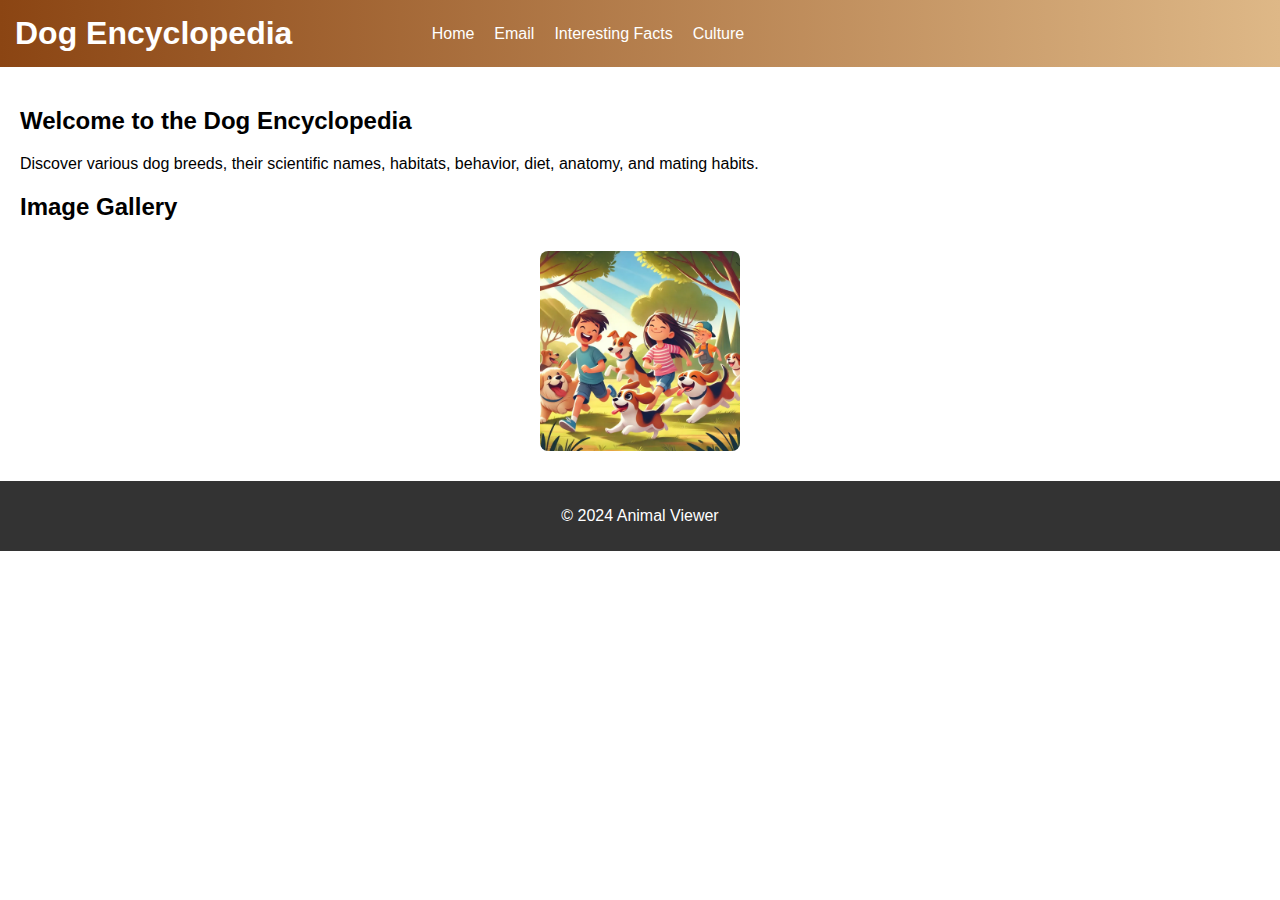
<file: index.html>
<!DOCTYPE html>
<html lang="en">
  <head>
    <meta charset="UTF-8" />
    <!-- Added viewport meta tag -->
    <meta name="viewport" content="width=device-width, initial-scale=1.0" />
    <title>Dog Encyclopedia</title>
    <link rel="stylesheet" href="styles.css" />
  </head>
  <body>
    <header>
        <h1>Dog Encyclopedia</h1>
        <nav>
            <ul>
                <li><a href="#">Home</a></li>
                <li><a href="email.html">Email</a></li>
                <li><a href="ingterestingfacts.html">Interesting Facts</a></li>
                <li><a href="culture.html">Culture</a></li>
            </ul>
        </nav>
    </header>

    <main>
        <section id="introduction">
            <h2>Welcome to the Dog Encyclopedia</h2>
            <p>Discover various dog breeds, their scientific names, habitats, behavior, diet, anatomy, and mating habits.</p>
        </section>

        <section id="gallery">
            <h2>Image Gallery</h2>
            <div class="image-gallery">
                <img src="background-image.png" alt="Dog 1" />
            </div>
        </section>

    </main>

    <footer>
        <p>&copy; 2024 Animal Viewer</p>
    </footer>

    <script src="script.js"></script>
</body>
</html>
</file>
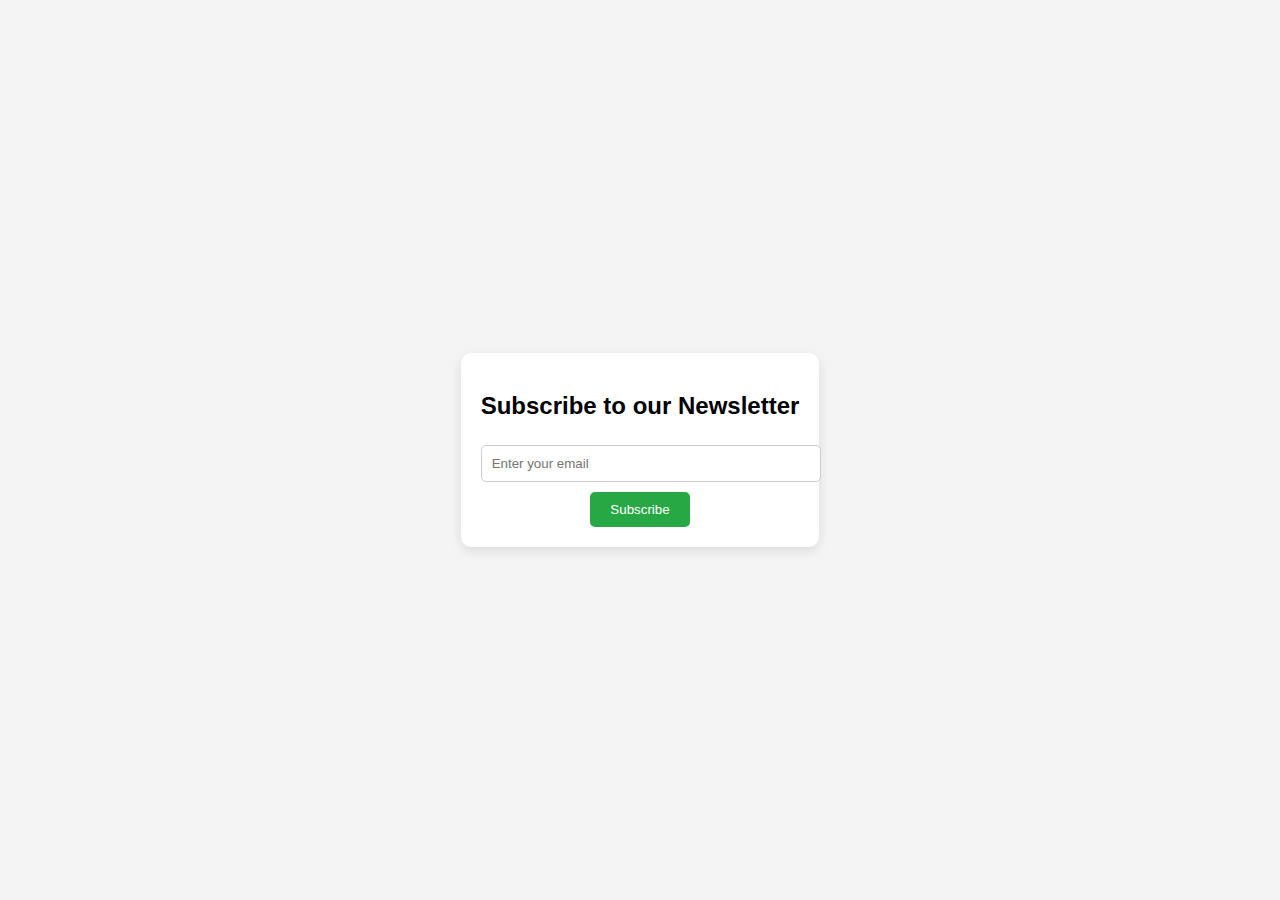
<file: email.html>
<!DOCTYPE html>
<html lang="en">
<head>
    <meta charset="UTF-8">
    <meta name="viewport" content="width=device-width, initial-scale=1.0">
    <title>Email Subscription</title>
    <style>
        body {
            font-family: Arial, sans-serif;
            display: flex;
            justify-content: center;
            align-items: center;
            height: 100vh;
            margin: 0;
            background-color: #f4f4f4;
        }

        .form-container {
            background-color: white;
            padding: 20px;
            border-radius: 10px;
            box-shadow: 0px 4px 12px rgba(0, 0, 0, 0.1);
            text-align: center;
        }

        h2 {
            margin-bottom: 15px;
        }

        input[type="email"] {
            padding: 10px;
            width: 100%;
            margin: 10px 0;
            border-radius: 5px;
            border: 1px solid #ccc;
        }

        button {
            background-color: #28a745;
            color: white;
            padding: 10px 20px;
            border: none;
            border-radius: 5px;
            cursor: pointer;
        }

        button:hover {
            background-color: #218838;
        }

        .success-message {
            display: none;
            color: green;
            margin-top: 20px;
        }
    </style>
</head>
<body>

    <div class="form-container">
        <h2>Subscribe to our Newsletter</h2>

        <form id="emailForm">
            <input type="email" id="email" name="email" required placeholder="Enter your email">
            <button type="submit">Subscribe</button>
        </form>

        <p class="success-message" id="successMessage">Thank you for subscribing!</p>
    </div>

    <script>
        const form = document.getElementById('emailForm');
        const successMessage = document.getElementById('successMessage');

        form.addEventListener('submit', function(event) {
            event.preventDefault();  // Prevent the form from refreshing the page
            successMessage.style.display = 'block';  // Show the success message
            form.reset();  // Reset the form fields
        });
    </script>

</body>
</html>
</file>
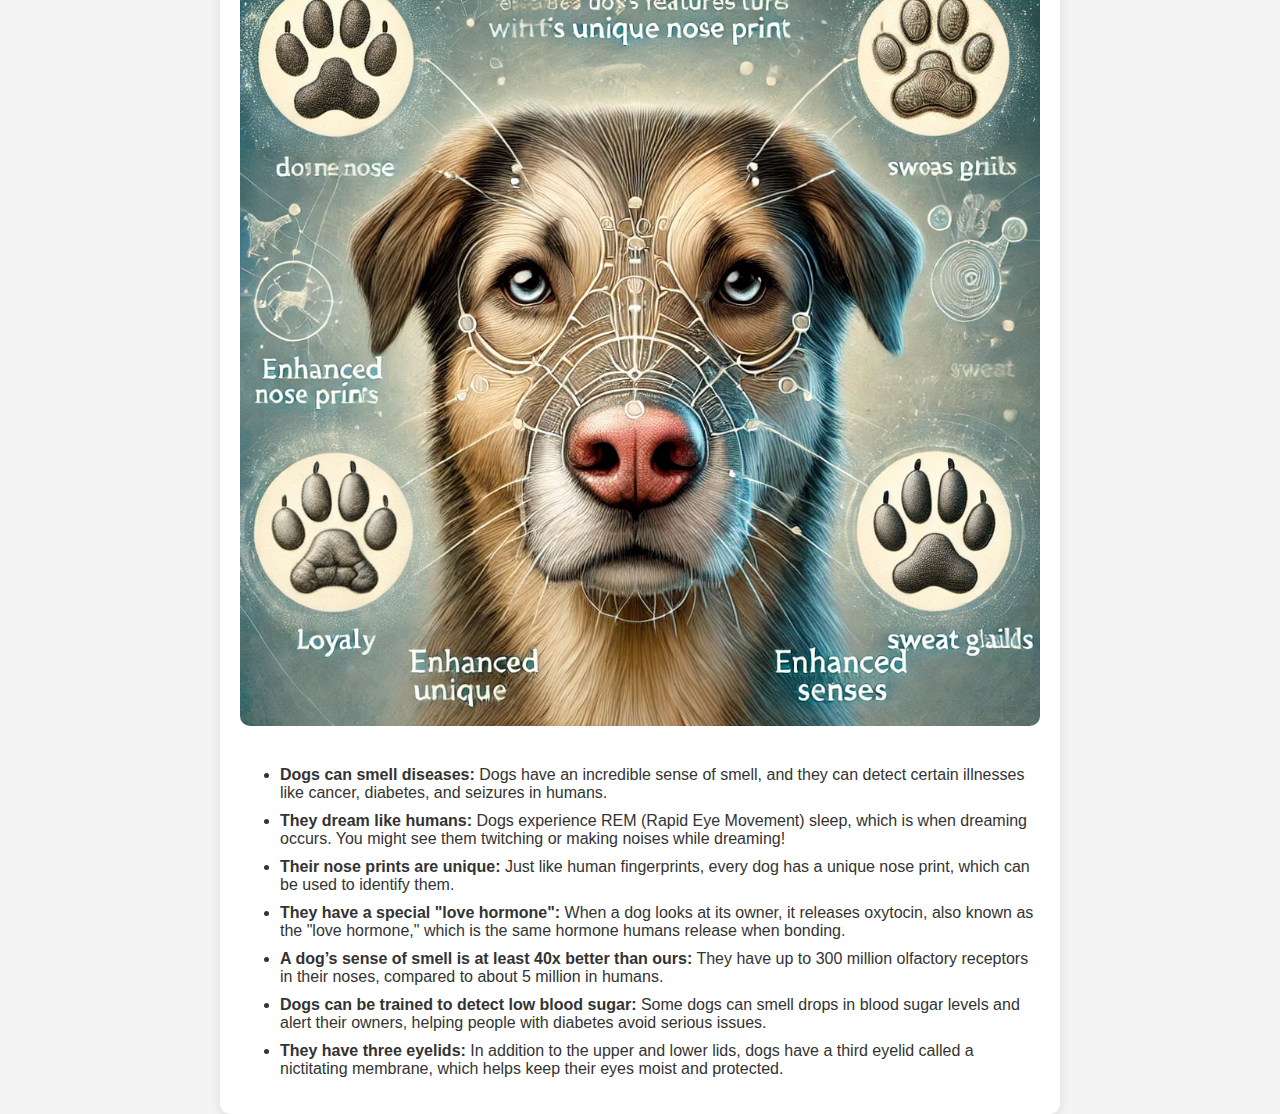
<file: ingterestingfacts.html>
<!DOCTYPE html>
<html lang="en">
<head>
    <meta charset="UTF-8">
    <meta name="viewport" content="width=device-width, initial-scale=1.0">
    <title>Interesting Facts About Dogs</title>
    <style>
        body {
            font-family: Arial, sans-serif;
            background-color: #f4f4f4;
            color: #333;
            margin: 0;
            padding: 20px;
            display: flex;
            justify-content: center;
            align-items: center;
            height: 100vh;
        }

        .container {
            background-color: white;
            padding: 20px;
            border-radius: 10px;
            box-shadow: 0px 4px 12px rgba(0, 0, 0, 0.1);
            max-width: 800px;
            text-align: center;
        }

        h1 {
            color: #28a745;
        }

        ul {
            text-align: left;
        }

        li {
            margin-bottom: 10px;
        }

        img {
            width: 100%;
            height: auto;
            border-radius: 10px;
            margin-bottom: 20px;
        }
    </style>
</head>
<body>

    <div class="container">
        <h1>Interesting Facts About Dogs</h1>

        <img src="doginterestingFacts.png" alt="Cute Dog Image from Unsplash">

        <ul>
            <li><strong>Dogs can smell diseases:</strong> Dogs have an incredible sense of smell, and they can detect certain illnesses like cancer, diabetes, and seizures in humans.</li>
            <li><strong>They dream like humans:</strong> Dogs experience REM (Rapid Eye Movement) sleep, which is when dreaming occurs. You might see them twitching or making noises while dreaming!</li>
            <li><strong>Their nose prints are unique:</strong> Just like human fingerprints, every dog has a unique nose print, which can be used to identify them.</li>
            <li><strong>They have a special "love hormone":</strong> When a dog looks at its owner, it releases oxytocin, also known as the "love hormone," which is the same hormone humans release when bonding.</li>
            <li><strong>A dog’s sense of smell is at least 40x better than ours:</strong> They have up to 300 million olfactory receptors in their noses, compared to about 5 million in humans.</li>
            <li><strong>Dogs can be trained to detect low blood sugar:</strong> Some dogs can smell drops in blood sugar levels and alert their owners, helping people with diabetes avoid serious issues.</li>
            <li><strong>They have three eyelids:</strong> In addition to the upper and lower lids, dogs have a third eyelid called a nictitating membrane, which helps keep their eyes moist and protected.</li>
        </ul>
    </div>

</body>
</html>
</file>
<file: styles.css>
/* styles.css */

/* Global Styles */
body {
    font-family: Arial, sans-serif;
    margin: 0;
    padding: 0;
}

header {
    /* Brownish gradient background */
    background: linear-gradient(to right, #8B4513, #DEB887);
    color: #fff;
    padding: 15px;
    position: relative;
    display: flex;
    flex-wrap: wrap;
    align-items: center;
}

header h1 {
    margin: 0;
    flex: 1;
}

nav {
    flex: 2;
}

nav ul {
    list-style-type: none;
    margin: 0;
    padding: 0;
    display: flex;
    flex-wrap: wrap;
    justify-content: flex-start;
}

nav ul li {
    margin-right: 20px;
}

nav ul li a {
    color: #fff;
    text-decoration: none;
}

#search-bar {
    padding: 7px;
    border: none;
    border-radius: 4px;
    flex: 1;
    max-width: 200px;
    margin-left: auto;
}

main {
    padding: 20px;
}

#gallery .image-gallery {
    display: flex;
    flex-wrap: wrap;
    justify-content: center;
}

.image-gallery img {
    width: 100%;
    max-width: 200px;
    height: auto;
    margin: 10px;
    border-radius: 8px;
}

#dog-details section {
    border-bottom: 1px solid #ccc;
    padding: 15px 0;
}

footer {
    background-color: #333;
    color: #fff;
    text-align: center;
    padding: 10px;
}

/* Responsive Styles */

/* Tablets and small desktops */
@media (max-width: 992px) {
    nav ul {
        justify-content: center;
    }

    #search-bar {
        max-width: 150px;
    }
}

/* Mobile devices */
@media (max-width: 768px) {
    header {
        flex-direction: column;
        align-items: flex-start;
    }

    nav ul {
        flex-direction: column;
        width: 100%;
    }

    nav ul li {
        margin: 10px 0;
    }

    #search-bar {
        width: 100%;
        max-width: none;
        margin: 10px 0 0 0;
    }

    .image-gallery img {
        max-width: 45%;
    }
}

/* Small mobile devices */
@media (max-width: 480px) {
    .image-gallery img {
        max-width: 90%;
    }
}

/* Styles for the culture page */

#culture-content {
    padding: 20px 0;
}

.culture-item {
    margin-bottom: 40px;
}

.culture-item img {
    width: 100%;
    max-width: 600px;
    height: auto;
    margin: 10px 0;
    border-radius: 8px;
}

.culture-item h3 {
    margin-top: 20px;
    font-size: 1.8em;
}

.culture-item p {
    line-height: 1.6;
    font-size: 1em;
}

/* Adjust culture-item images on smaller screens */
@media (max-width: 768px) {
    .culture-item img {
        max-width: 100%;
    }
}
</file>
